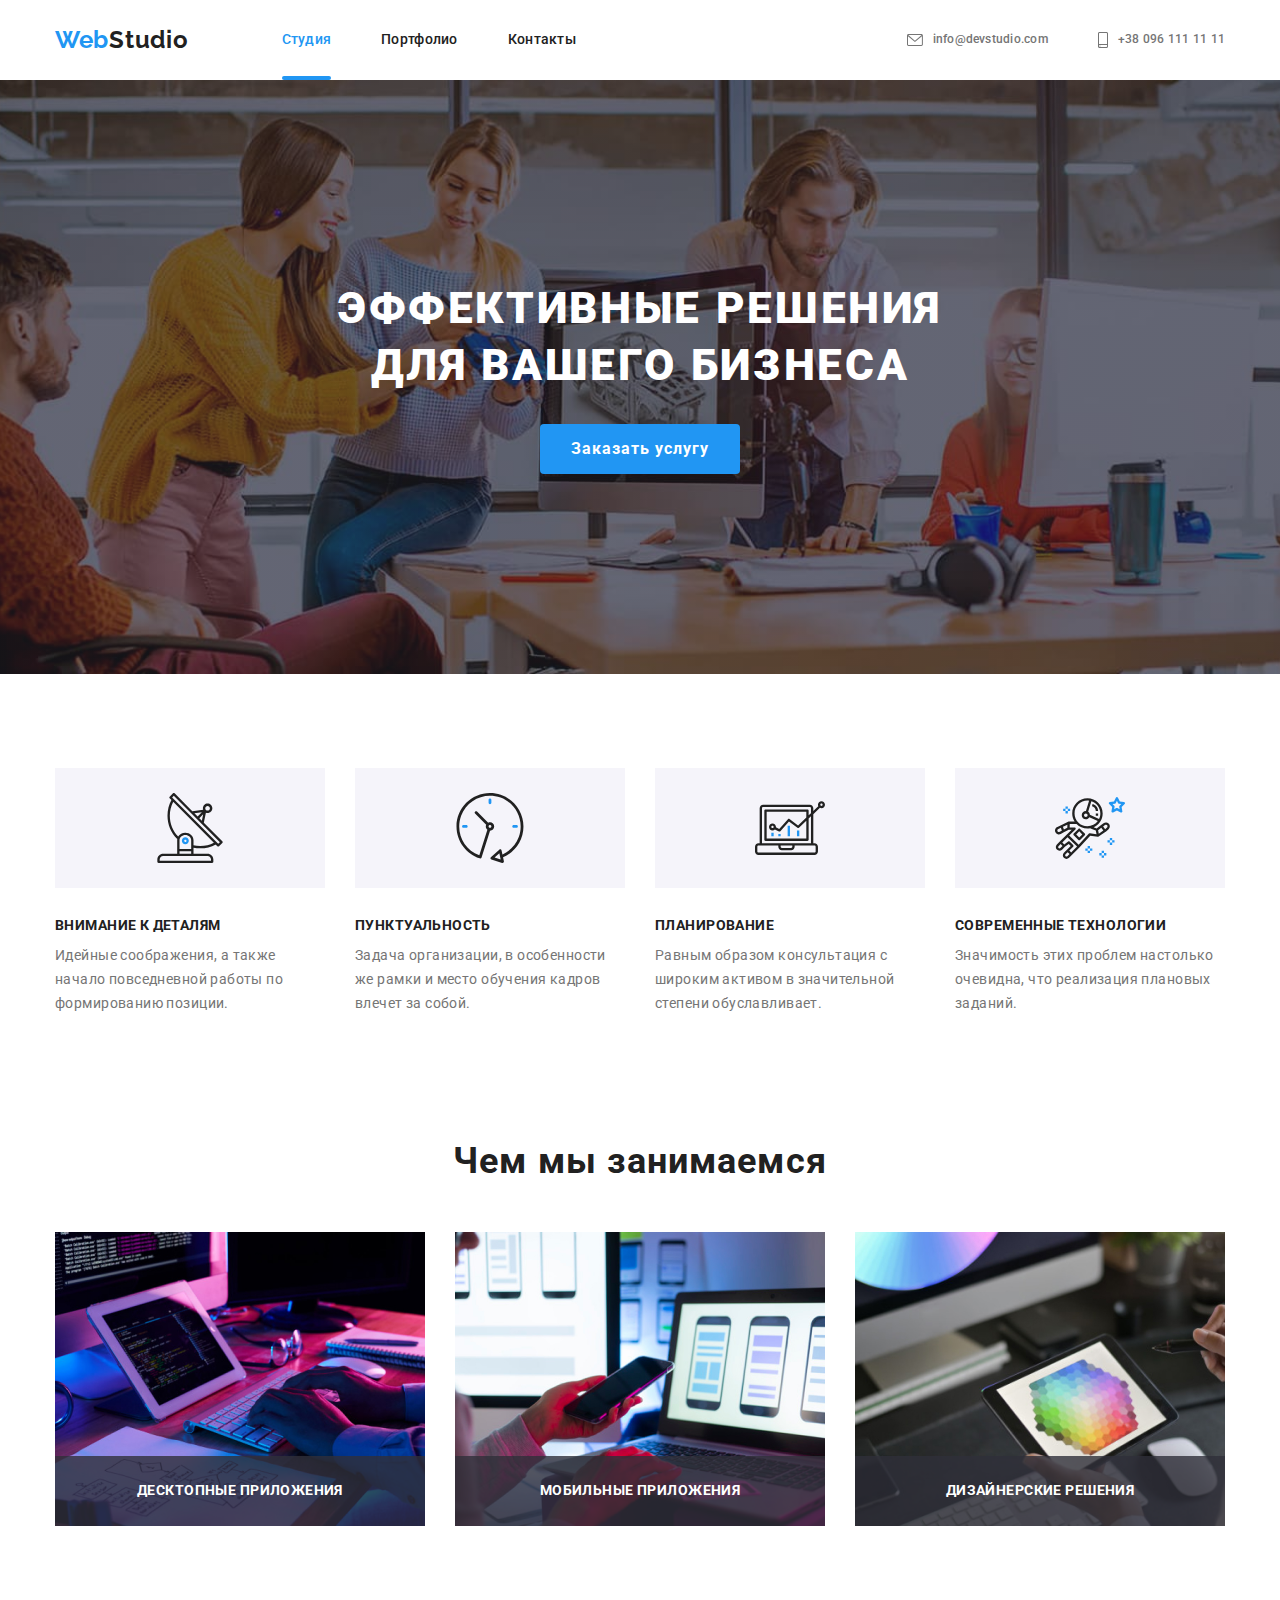
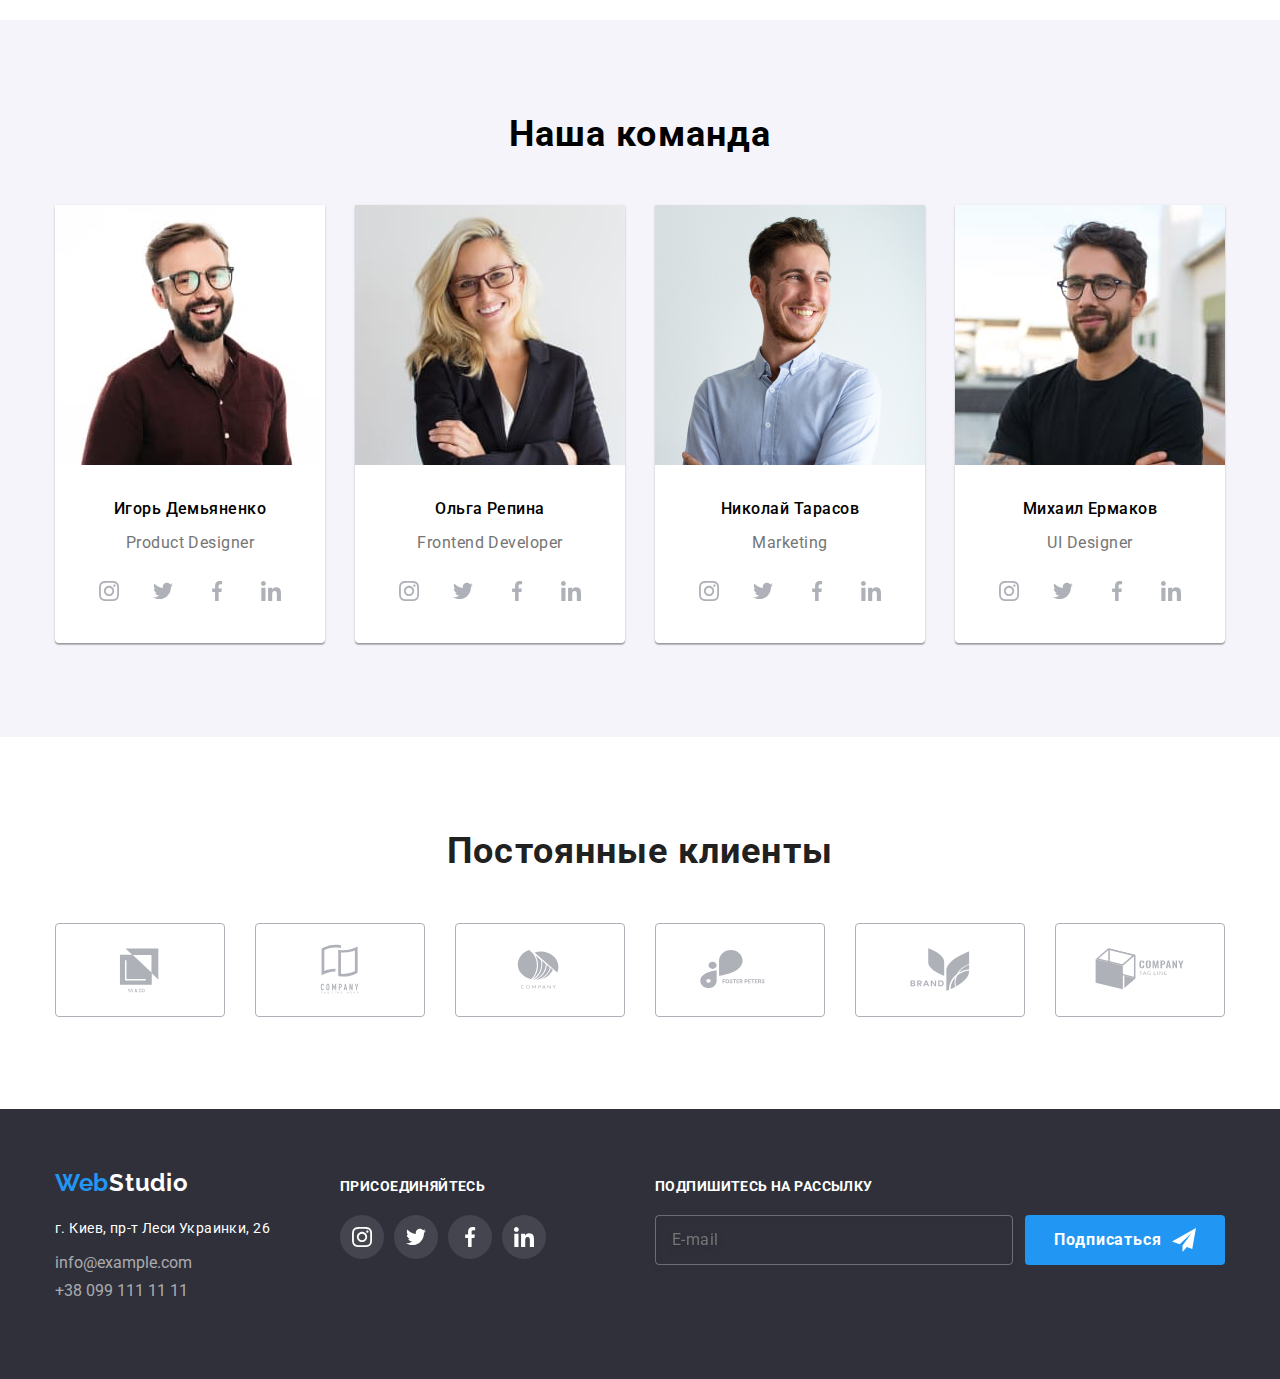
<file: index.html>
<!DOCTYPE html>
<html lang="ru">
<head>
    <meta charset="UTF-8">
    <meta http-equiv="X-UA-Compatible" content="IE=edge">
    <meta name="viewport" content="width=device-width, initial-scale=1.0">
    <title>Студия</title>
    <link rel="preconnect" href="https://fonts.googleapis.com">
    <link rel="preconnect" href="https://fonts.gstatic.com" crossorigin>
    <link href="https://fonts.googleapis.com/css2?family=Raleway:wght@700&family=Roboto:wght@400;500;700;900&display=swap"
        rel="stylesheet">
    <link rel="stylesheet" href="https://cdnjs.cloudflare.com/ajax/libs/modern-normalize/1.1.0/modern-normalize.min.css">
    <link rel="stylesheet" href="./css/main.min.css">
</head>
    <header class="header">
        <div class="container header__container">
            <a class="link logo header__logo" href="./index.html">Web<span class="header__logo--color-black">Studio</span> </a>
            <nav class="site-nav">
                <ul class="site-list list">
                    <li class="site-list__item"><a class="link site-list__link current" href="">Студия</a></li>
                    <li class="site-list__item"><a class="link site-list__link " href="./portfolio.html">Портфолио</a></li>
                    <li class="site-list__item"><a class="link site-list__link" href="">Контакты</a></li>
                </ul>
            </nav>
            <ul class="list contacts">
                <li class="contacts__item"><a class="link contacts__link" href="mailto:info@devstudio.com">
                    <svg class="contacts__icon" width="16" height="12">
                        <use href="./images/icons.svg#icon-email"></use>
                    </svg>
                    info@devstudio.com</a></li>
                <li class="contacts-item contacts-tel"><a class="link contacts__link" href="tel:+380961111111">
                    <svg class="contacts__icon" width="10" height="16">
                        <use href="./images/icons.svg#icon-phone"></use>
                    </svg>
                    +38 096 111 11 11</a></li>
            </ul>
            <button type="button" class="mob-menu__open-btn" data-menu-open>
            <svg class="" width="24" height="16">
                <use href="./images/icons.svg#icon-menu_open"></use>
            </svg>
            </button>
        </div>
        <div class="mob-menu is-hidden" data-menu>
            <div class="container">
                <div class="mob-menu__top">
            <button type="button" class="mob-menu__close-btn" data-menu-close>
                <svg class="" width="19" height="19">
                    <use href="./images/icons.svg#icon-close_btn"></use>
                </svg>
            </button>
            <ul class="mob-nav list">
                <li class="mob-nav__item"><a class="link mob-nav__link" href="">Студия</a></li>
                <li class="mob-nav__item"><a class="link mob-nav__link " href="./portfolio.html">Портфолио</a></li>
                <li class="mob-nav__item"><a class="link mob-nav__link" href="">Контакты</a></li>
            </ul>
            </div>
            <div class="mob-menu__bottom">
            <ul class="list mob-contacts">
                <li class="mob-contacts__item">
                    <a class="link mob-contacts__link mob-contacts__mail" href="mailto:info@devstudio.com">
                    info@devstudio.com</a>
                </li>
                <li class="mob-contacts__item">
                    <a class="link mob-contacts__tel" href="tel:+380961111111">
                    +38 096 111 11 11</a>
                </li>
            </ul>
            <ul class="mob-social list">
                <li class="mob-social__item">
                    <a class="mob-social__link link" href="">Instagram</a>
                </li>
                <li class="mob-social__item">
                    <a class="mob-social__link link" href="">Twitter</a>
                </li>
                <li class="mob-social__item">
                    <a class="mob-social__link link" href="">Facebook</a>
                </li>
                <li class="mob-social__item">
                    <a class="mob-social__link link" href="">LinkedIn</a>
                </li>
            </ul>
            </div>
        </div>
        </div>
    </header> 
<body>
    <main>
        <section class="hero">
            <div class="container">
                <h1 class="hero__title">ЭФФЕКТИВНЫЕ РЕШЕНИЯ ДЛЯ ВАШЕГО БИЗНЕСА</h1>
                <button class="hero__btn" type="button" data-modal-open>Заказать услугу</button>
            </div>
        </section>
        <section class="info">
            <div class="container">
                <h2 class="visually-hidden">Наши качества</h2>
                <ul class="list info__list">
                    <li class="info__item">
                        <div class="thumb">
                            <svg width="70" height="70">
                                <use href="./images/icons.svg#icon-antenna"></use>
                            </svg>
                        </div>
                        <h3 class="info__title">Внимание к деталям</h3>
                        <p class="info__after-title">Идейные соображения, а также начало повседневной работы по формированию позиции.</p>
                    </li>
                    <li class="info__item">
                        <div class="thumb">
                            <svg width="70" height="70">
                                <use href="./images/icons.svg#icon-clock"></use>
                            </svg>
                        </div>
                        <h3 class="info__title">Пунктуальность</h3>
                        <p class="info__after-title">Задача организации, в особенности же рамки и место обучения кадров влечет за собой.</p>
                    </li>
                    <li class="info__item">
                        <div class="thumb">
                            <svg width="70" height="70">
                                <use href="./images/icons.svg#icon-diagram"></use>
                            </svg>
                        </div>
                        <h3 class="info__title">Планирование</h3>
                        <p class="info__after-title">Равным образом консультация с широким активом в значительной степени обуславливает.</p>
                    </li>
                    <li class="info__item">
                        <div class="thumb">
                            <svg width="70" height="70">
                                <use href="./images/icons.svg#icon-astronaut"></use>
                            </svg>
                        </div>
                        <h3 class="info__title">Современные технологии</h3>
                        <p class="info__after-title info-last">Значимость этих проблем настолько очевидна, что реализация плановых заданий.</p>
                    </li>
                </ul>
            </div>
        </section>
        <section class="samples">
            <div class="container">
                <h2 class="samples__title">Чем мы занимаемся</h2>
                <ul class="list samples__list">
                    <li class="samples__item">
                        <div class="sample">
                            <img src="./images/samples1.jpg" alt="пишет код" width="370"/>
                            <p class="sample__text">Десктопные приложения</p>
                        </div>
                    </li>
                    <li class="samples__item">
                        <div class="sample">
                            <img src="./images/samples2.jpg" alt="стили" width="370"/>
                            <p class="sample__text">Мобильные приложения</p>
                        </div>
                    </li>
                    <li class="samples__item">
                        <div class="sample">
                            <img src="./images/samples3.jpg" alt="рисует" width="370"/>
                            <p class="sample__text">Дизайнерские решения</p>
                        </div>
                    </li>
                </ul>
            </div>
        </section>
        <section class="team">
            <div class="container">
                <h2 class="team__title">Наша команда</h2>
                <ul class="list business-card">
                    <li class="business-card__item">
                        <picture>
                            <source 
                            srcset="./images/team1-desk-1x.jpg 1x, ./images/team1-desk-2x.jpg 2x" 
                            media="(min-width: 1200px)" />
                            <source 
                            srcset="./images/team1-tab-1x.jpg 1x, ./images/team1-tab-2x.jpg 2x" 
                            media="(min-width: 768px)" />
                            <source 
                            srcset="./images/team1-tel-1x.jpg 1x, ./images/team1-tel-2x.jpg 2x"
                            media="(min-width: 480px)" />
                            <img src="./images/team1-tel-1x.jpg" alt="Игорь Демьяненко" >
                        </picture>
                        <div class="business-card__container">
                            <h3 class="business-card__title">Игорь Демьяненко</h3>
                            <p class="business-card__after-title">Product Designer</p>
                            <ul class="social list">
                                <li class="social__item">
                                    <a class="social__link" href="">
                                        <svg class="social__icon" width="20" height="20">
                                            <use href="./images/icons.svg#icon-instagram"></use>
                                        </svg>
                                    </a></li>
                                <li class="social__item">
                                    <a class="social__link" href="">
                                        <svg class="social__icon" width="20" height="20">
                                            <use href="./images/icons.svg#icon-twitter"></use>
                                        </svg>
                                    </a>
                                </li>
                                <li class="social__item">
                                    <a class="social__link" href="">
                                        <svg class="social__icon" width="20" height="20">
                                            <use href="./images/icons.svg#icon-facebook"></use>
                                        </svg>
                                    </a>
                                </li>
                                <li class="social__item">
                                    <a class="social__link" href="">
                                        <svg class="social__icon" width="20" height="20">
                                            <use href="./images/icons.svg#icon-linkedin"></use>
                                        </svg>
                                    </a>
                                </li>
                            </ul>
                        </div>
                    </li>
                    <li class="business-card__item">
                        <picture>
                            <source 
                            srcset="./images/team2-desk-1x.jpg 1x, ./images/team2-desk-2x.jpg 2x" 
                            media="(min-width: 1200px)" />
                            <source 
                            srcset="./images/team2-tab-1x.jpg 1x, ./images/team2-tab-2x.jpg 2x" 
                            media="(min-width: 768px)" />
                            <source 
                            srcset="./images/team2-tel-1x.jpg 1x, ./images/team2-tel-2x.jpg 2x" 
                            media="(min-width: 480px)" />
                            <img src="./images/team2-tel-1x.jpg" alt="Ольга Репина">
                        </picture>
                        <div class="business-card__container">
                            <h3 class="business-card__title">Ольга Репина</h3>
                            <p class="business-card__after-title">Frontend Developer</p>
                            <ul class="social list">
                                <li class="social__item">
                                    <a class="social__link" href="">
                                        <svg class="social__icon" width="20" height="20">
                                            <use href="./images/icons.svg#icon-instagram"></use>
                                        </svg>
                                    </a>
                                </li>
                                <li class="social__item">
                                    <a class="social__link" href="">
                                        <svg class="social__icon" width="20" height="20">
                                            <use href="./images/icons.svg#icon-twitter"></use>
                                        </svg>
                                    </a>
                                </li>
                                <li class="social__item">
                                    <a class="social__link" href="">
                                        <svg class="social__icon" width="20" height="20">
                                            <use href="./images/icons.svg#icon-facebook"></use>
                                        </svg>
                                    </a>
                                </li>
                                <li class="social__item">
                                    <a class="social__link" href="">
                                        <svg class="social__icon" width="20" height="20">
                                            <use href="./images/icons.svg#icon-linkedin"></use>
                                        </svg>
                                    </a>
                                </li>
                            </ul>
                        </div>
                    </li>
                    <li class="business-card__item">
                        <picture>
                            <source 
                            srcset="./images/team3-desk-1x.jpg 1x, ./images/team3-desk-2x.jpg 2x" 
                            media="(min-width: 1200px)" />
                            <source 
                            srcset="./images/team3-tab-1x.jpg 1x, ./images/team3-tab-2x.jpg 2x" 
                            media="(min-width: 768px)" />
                            <source 
                            srcset="./images/team3-tel-1x.jpg 1x, ./images/team3-tel-2x.jpg 2x" 
                            media="(min-width: 480px)" />
                            <img src="./images/team3-tel-1x.jpg" alt="Николай Тарасов">
                        </picture>
                        <div class="business-card__container">
                            <h3 class="business-card__title">Николай Тарасов</h3>
                            <p class="business-card__after-title">Marketing</p>
                            <ul class="social list">
                                <li class="social__item">
                                    <a class="social__link" href="">
                                        <svg class="social__icon" width="20" height="20">
                                            <use href="./images/icons.svg#icon-instagram"></use>
                                        </svg>
                                    </a>
                                </li>
                                <li class="social__item">
                                    <a class="social__link" href="">
                                        <svg class="social__icon" width="20" height="20">
                                            <use href="./images/icons.svg#icon-twitter"></use>
                                        </svg>
                                    </a>
                                </li>
                                <li class="social__item">
                                    <a class="social__link" href="">
                                        <svg class="social__icon" width="20" height="20">
                                            <use href="./images/icons.svg#icon-facebook"></use>
                                        </svg>
                                    </a>
                                </li>
                                <li class="social__item">
                                    <a class="social__link" href="">
                                        <svg class="social__icon" width="20" height="20">
                                            <use href="./images/icons.svg#icon-linkedin"></use>
                                        </svg>
                                    </a>
                                </li>
                            </ul>
                        </div>
                    </li>
                    <li class="business-card__item">
                        <picture>
                            <source 
                            srcset="./images/team4-desk-1x.jpg 1x, ./images/team4-desk-2x.jpg 2x" 
                            media="(min-width: 1200px)" />
                            <source 
                            srcset="./images/team4-tab-1x.jpg 1x, ./images/team4-tab-2x.jpg 2x" 
                            media="(min-width: 768px)" />
                            <source 
                            srcset="./images/team4-tel-1x.jpg 1x, ./images/team4-tel-2x.jpg 2x" 
                            media="(min-width: 480px)" />
                            <img src="./images/team4-tel-1x.jpg" alt="Михаил Ермаков">
                        </picture>
                        <div class="business-card__container">
                            <h3 class="business-card__title">Михаил Ермаков</h3>
                            <p class="business-card__after-title">UI Designer</p>
                            <ul class="social list">
                                <li class="social__item">
                                    <a class="social__link" href="">
                                        <svg class="social__icon" width="20" height="20">
                                            <use href="./images/icons.svg#icon-instagram"></use>
                                        </svg>
                                    </a>
                                </li>
                                <li class="social__item">
                                    <a class="social__link" href="">
                                        <svg class="social__icon" width="20" height="20">
                                            <use href="./images/icons.svg#icon-twitter"></use>
                                        </svg>
                                    </a>
                                </li>
                                <li class="social__item">
                                    <a class="social__link" href="">
                                        <svg class="social__icon" width="20" height="20">
                                            <use href="./images/icons.svg#icon-facebook"></use>
                                        </svg>
                                    </a>
                                </li>
                                <li class="social__item">
                                    <a class="social__link" href="">
                                        <svg class="social__icon" width="20" height="20">
                                            <use href="./images/icons.svg#icon-linkedin"></use>
                                        </svg>
                                    </a>
                                </li>
                            </ul>
                        </div>
                    </li>
                </ul>
            </div>
        </section>
        <section class="client">
            <div class="container">
            <h2 class="client__title">Постоянные клиенты</h2>
            <ul class="client__list list">
                <li class="client__item">
                    <a class="client__link" href="">
                        <svg class="client__icon" width="100" height="60">
                            <use href="./images/icons.svg#icon-client-one"></use>
                        </svg>
                    </a>
                </li>
                <li class="client__item">
                    <a class="client__link" href="">
                        <svg class="client__icon" width="100" height="60">
                            <use href="./images/icons.svg#icon-client-two"></use>
                        </svg>
                    </a>
                </li>
                <li class="client__item">
                    <a class="client__link" href="">
                        <svg class="client__icon" width="100" height="60">
                            <use href="./images/icons.svg#icon-client-three"></use>
                        </svg>
                    </a>
                </li>
                <li class="client__item">
                    <a class="client__link" href="">
                        <svg class="client__icon" width="100" height="60">
                            <use href="./images/icons.svg#icon-client-four"></use>
                        </svg>
                    </a>
                </li>
                <li class="client__item">
                    <a class="client__link" href="">
                        <svg class="client__icon" width="100" height="60">
                            <use href="./images/icons.svg#icon-client-five"></use>
                        </svg>
                    </a>
                </li>
                <li class="client__item">
                    <a class="client__link" href="">
                        <svg class="client__icon" width="100" height="60">
                            <use href="./images/icons.svg#icon-client-six"></use>
                        </svg>
                    </a>
                </li>
            </ul>
            </div>
        </section>
    </main>
    <footer class="footer">
        <div class="container footer-container">
        <div class="footer-box">
        <div class="footer-contacts">
            <a class="link logo footer__logo" href="./index.html">Web<span class="footer__logo--color-white">Studio</span> </a>
            <address>
                <p class="footer-contacts__address">г. Киев, пр-т Леси Украинки, 26</p>
                <ul class="list footer-contacts__list">
                    <li class="footer-contacts__item">
                        <a class="link footer-contacts__mail" href="mailto:info@devstudio.com">info@example.com</a>
                    </li>
                    <li class="footer-contacts__item">
                        <a class="link footer-contacts__tel" href="tel:+380961111111">+38 099 111 11 11</a>
                    </li>
                </ul>
            </address>
        </div>
        <div class="footer-social">
            <p class="footer-social__title">ПРИСОЕДИНЯЙТЕСЬ</p>
        <ul class="footer-social__list list">
            <li class="footer-social__item">
                <a class="footer-social__link" href="">
                    <svg class="footer-social__icon" width="20" height="20">
                        <use href="./images/icons.svg#icon-instagram"></use>
                    </svg>
                </a>
            </li>
            <li class="footer-social__item">
                <a class="footer-social__link" href="">
                    <svg class="footer-social__icon" width="20" height="20">
                        <use href="./images/icons.svg#icon-twitter"></use>
                    </svg>
                </a>
            </li>
            <li class="footer-social__item">
                <a class="footer-social__link" href="">
                    <svg class="footer-social__icon" width="20" height="20">
                        <use href="./images/icons.svg#icon-facebook"></use>
                    </svg>
                </a>
            </li>
            <li class="footer-social__item">
                <a class="footer-social__link" href="">
                    <svg class="footer-social__icon" width="20" height="20">
                        <use href="./images/icons.svg#icon-linkedin"></use>
                    </svg>
                </a>
            </li>
        </ul>
        </div>
        </div>
        <div class="subscribe">
            <p class="subscribe__title">Подпишитесь на рассылку</p>
            <form class="subscribe__form" action="#">
                <input class="subscribe__input" type="email" name="email" id="" placeholder="E-mail">
                <button class="subscribe__btn" type="submit">Подписаться
                    <svg class="subscribe__icon" width="24" height="24">
                        <use href="./images/icons.svg#icon-icon-send"></use>
                    </svg>
                </button>
            </form>
        </div>
    </div>
    </footer>
    <div class="backdrop is-hidden" data-modal>
        <div class="modal">
            <p class="modal__form">Оставьте свои данные, мы вам перезвоним</p>
            <button type="button" class="button modal__btn" data-modal-close>
                <svg class="modal__icon" width="18" height="18">
                    <use href="./images/icons.svg#icon-close"></use>
                </svg>
            </button>
            <form class="form" action="#">
                <div class="form__box">
                    <label class="form__label" for="name">Имя</label>
                    <div class="form__fild">
                        <input class="form__input" type="name" name="name" id="name">
                        <svg class="form__icon" width="18" height="18">
                            <use href="./images/icons.svg#icon-person"></use>
                        </svg>
                    </div>
                </div>
                <div class="form__box">
                    <label class="form__label" for="tel">Телефон</label>
                    <div class="form__fild">
                        <input class="form__input" type="tel" name="tel" id="tel">
                        <svg class="form__icon" width="18" height="18">
                            <use href="./images/icons.svg#icon-phone-form"></use>
                        </svg>
                    </div>
                </div>
                <div class="form__box">
                    <label class="form__label" for="mail">Почта</label>
                    <div class="form__fild">
                        <input class="form__input" type="email" name="email" id="mail">
                        <svg class="form__icon" width="18" height="18">
                            <use href="./images/icons.svg#icon-email-form"></use>
                        </svg>
                    </div>
                </div>
                <div class="form__box">
                    <label class="form__label" for="coment">Комментарий</label>
                    <textarea class="form__textarea" rows="10" type="text" name="coment" id="coment" placeholder="Введите текст"></textarea>
                </div>
                <div class="checkbox">
                    <input class="checkbox__input visually-hidden" type="checkbox" id="ok"></input>
                    <label class="checkbox__text" for="ok"> 
                        <span class="checkbox__span">
                            <svg width="16" height="15">
                                <use href="./images/icons.svg#icon-check-in"></use>
                            </svg>
                        </span>
                        Соглашаюсь с рассылкой и принимаю&#160;<a class="checkbox__link" href=""> Условия договора</a>
                    </label>
                </div>
                <div class="form-btn-box">
                    <button class="form__button" type="submit" >Отправить</button>
                </div>
            </form>
        </div>
    </div>
    <script src="./js/modal.js"></script>
    <script src="./js/mobile-menu.js"></script>
</body>
</html>
</file>
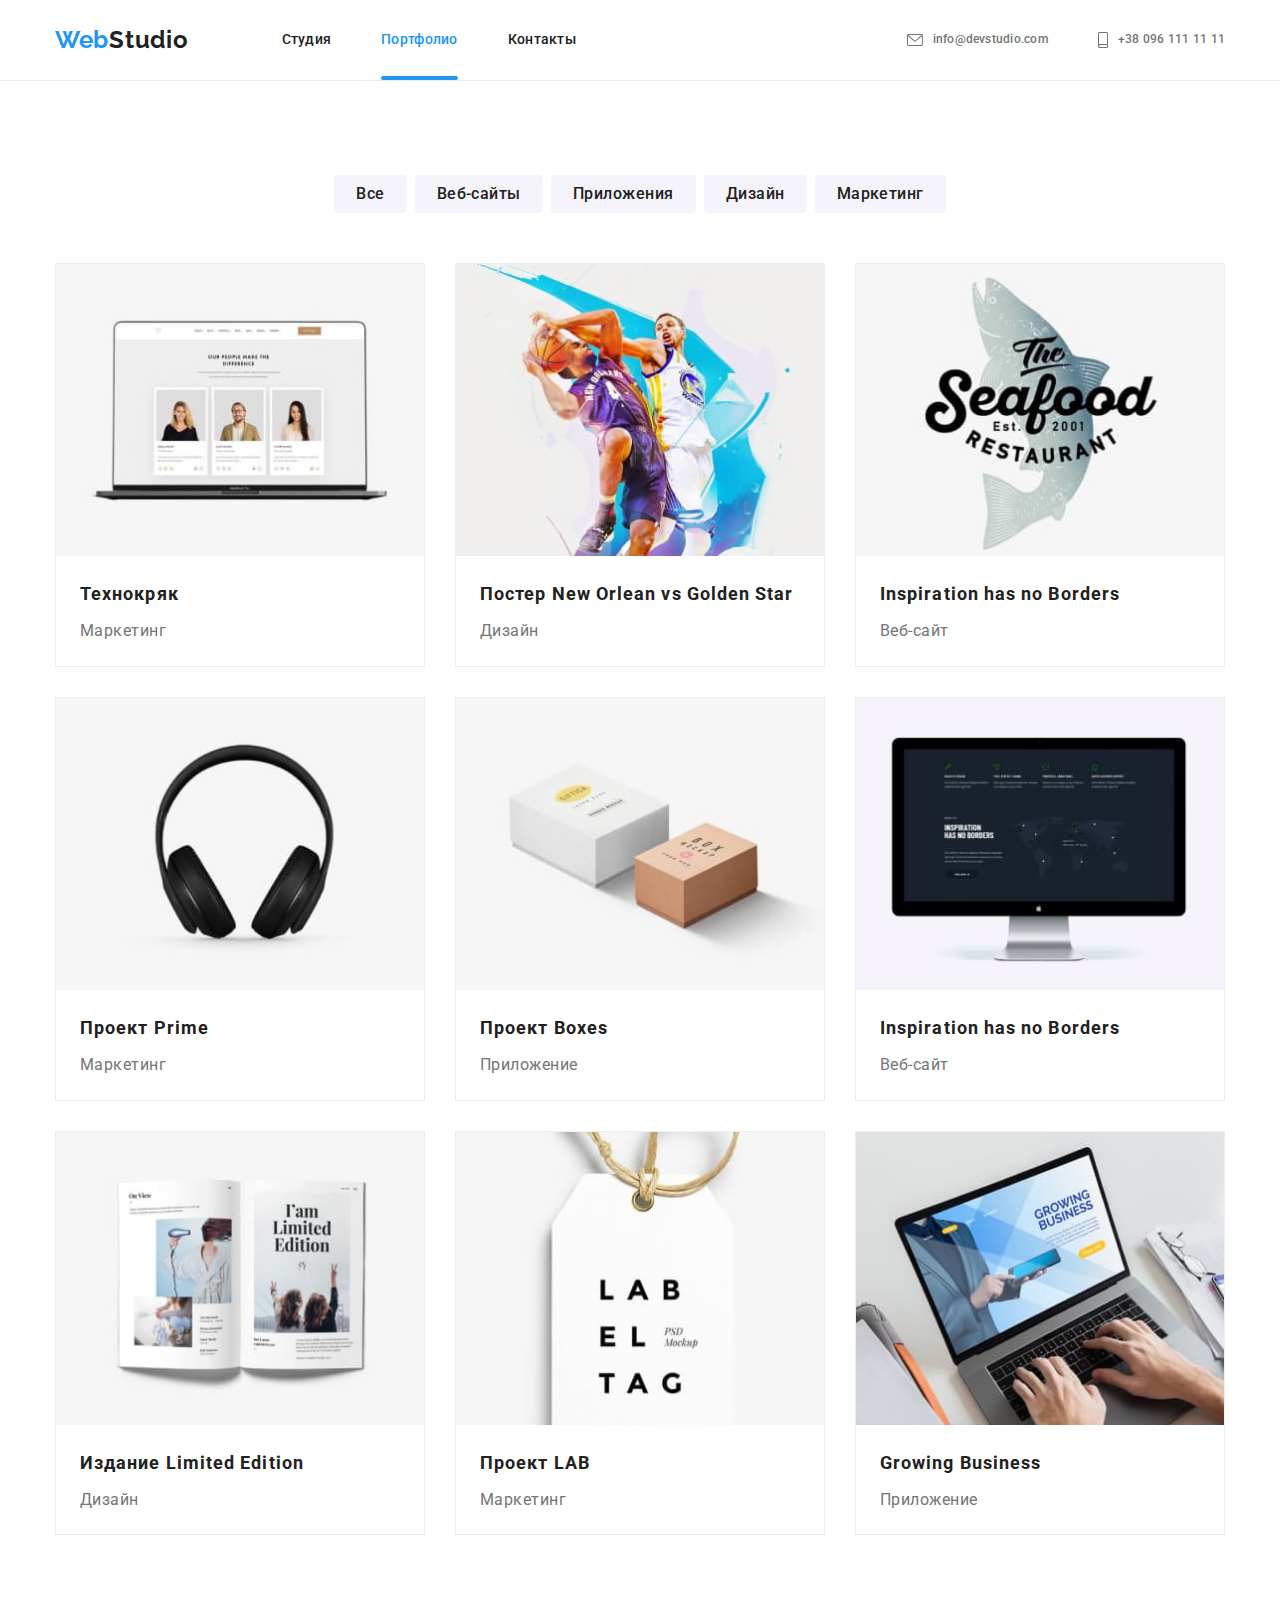
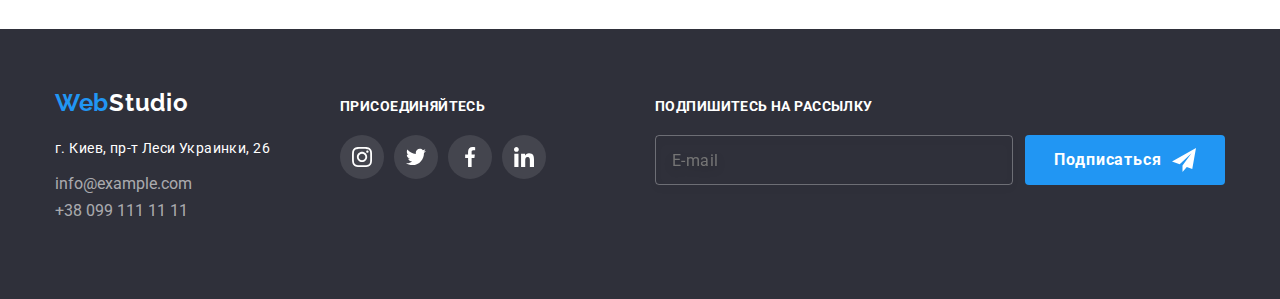
<file: portfolio.html>
<!DOCTYPE html>
<html lang="ru">
<head>
    <meta charset="UTF-8">
    <meta http-equiv="X-UA-Compatible" content="IE=edge">
    <meta name="viewport" content="width=device-width, initial-scale=1.0">
    <title>Портфолио</title>
    <link rel="preconnect" href="https://fonts.googleapis.com">
    <link rel="preconnect" href="https://fonts.gstatic.com" crossorigin>
    <link
        href="https://fonts.googleapis.com/css2?family=Raleway:wght@700&family=Roboto:wght@400;500;700;900&display=swap"
        rel="stylesheet">
    <link rel="stylesheet" href="https://cdnjs.cloudflare.com/ajax/libs/modern-normalize/1.1.0/modern-normalize.min.css">
    <link rel="stylesheet" href="./css/portfolio.min.css">
</head>
    <header class="header">
        <div class="container header__container">
            <a class="link logo header__logo" href="./index.html">Web<span class="header__logo--color-black">Studio</span>
            </a>
            <nav class="site-nav">
                <ul class="site-list list">
                    <li class="site-list__item"><a class="link site-list__link" href="./index.html">Студия</a></li>
                    <li class="site-list__item"><a class="link site-list__link current" href="">Портфолио</a></li>
                    <li class="site-list__item"><a class="link site-list__link" href="">Контакты</a></li>
                </ul>
            </nav>
            <ul class="list contacts">
                <li class="contacts__item"><a class="link contacts__link" href="mailto:info@devstudio.com">
                        <svg class="contacts__icon" width="16" height="12">
                            <use href="./images/icons.svg#icon-email"></use>
                        </svg>
                        info@devstudio.com</a></li>
                <li class="contacts-item contacts-tel"><a class="link contacts__link" href="tel:+380961111111">
                        <svg class="contacts__icon" width="10" height="16">
                            <use href="./images/icons.svg#icon-phone"></use>
                        </svg>
                        +38 096 111 11 11</a></li>
            </ul>
            <button type="button" class="mob-menu__open-btn" data-menu-open>
                <svg class="" width="24" height="16">
                    <use href="./images/icons.svg#icon-menu_open"></use>
                </svg>
            </button>
        </div>
        <div class="mob-menu is-hidden" data-menu>
            <div class="container">
                <div class="mob-menu__top">
                    <button type="button" class="mob-menu__close-btn" data-menu-close>
                        <svg class="" width="19" height="19">
                            <use href="./images/icons.svg#icon-close_btn"></use>
                        </svg>
                    </button>
                    <ul class="mob-nav list">
                        <li class="mob-nav__item"><a class="link mob-nav__link" href="./index.html">Студия</a></li>
                        <li class="mob-nav__item"><a class="link mob-nav__link " href="">Портфолио</a></li>
                        <li class="mob-nav__item"><a class="link mob-nav__link" href="">Контакты</a></li>
                    </ul>
                </div>
                <div class="mob-menu__bottom">
                    <ul class="list mob-contacts">
                        <li class="mob-contacts__item">
                            <a class="link mob-contacts__link mob-contacts__mail" href="mailto:info@devstudio.com">
                                info@devstudio.com</a>
                        </li>
                        <li class="mob-contacts__item">
                            <a class="link mob-contacts__tel" href="tel:+380961111111">
                                +38 096 111 11 11</a>
                        </li>
                    </ul>
                    <ul class="mob-social list">
                        <li class="mob-social__item">
                            <a class="mob-social__link link" href="">Instagram</a>
                        </li>
                        <li class="mob-social__item">
                            <a class="mob-social__link link" href="">Twitter</a>
                        </li>
                        <li class="mob-social__item">
                            <a class="mob-social__link link" href="">Facebook</a>
                        </li>
                        <li class="mob-social__item">
                            <a class="mob-social__link link" href="">LinkedIn</a>
                        </li>
                    </ul>
                </div>
            </div>
        </div>
    </header>
<body>
    <main>
        <section class="cards">
            <div class="container">
                <div class="filter">
                    <ul class="list filter__list">
                        <li class="filter__item"><button class="filter__btn" type="button">Все</button></li>
                        <li class="filter__item"><button class="filter__btn" type="button">Веб-сайты</button></li>
                        <li class="filter__item"><button class="filter__btn" type="button">Приложения</button></li>
                        <li class="filter__item"><button class="filter__btn" type="button">Дизайн</button></li>
                        <li class="filter__item"><button class="filter__btn" type="button">Маркетинг</button></li>
                    </ul>
                </div>
                <div class="cardset">
                    <ul class="list cardset__list">
                        <li class="cardset__item">
                            <div class="cardset__container">
                                <picture>
                                    <source 
                                    srcset="./images/card1-desk-1x.jpg 1x, ./images/card1-desk-2x.jpg 2x" 
                                    media="(min-width: 1200px)" />
                                    <source 
                                    srcset="./images/card1-tab-1x.jpg 1x, ./images/card1-tab-2x.jpg 2x" 
                                    media="(min-width: 768px)" />
                                    <source 
                                    srcset="./images/card1-tel-1x.jpg 1x, ./images/card1-tel-2x.jpg 2x" 
                                    media="(min-width: 480px)" />
                                    <img src="./images/card1-tel-1x.jpg" alt="технокряк">
                                </picture>
                                <p class="cardset__text">Технокряк это современная площадка распространения коронавируса. Компании используют эту платформу для цифрового
                                шпионажа и атак на защищённые сервера конкурентов.</p>
                            </div>
                            <div class="cardset__box">
                                <h2 class="cardset__title">Технокряк</h2>
                                <p class="cardset__after-title">Маркетинг</p>
                            </div>
                        </li>
                        <li class="cardset__item">
                            <picture>
                                <source 
                                srcset="./images/card2-desk-1x.jpg 1x, ./images/card2-desk-2x.jpg 2x" 
                                media="(min-width: 1200px)" />
                                <source 
                                srcset="./images/card2-tab-1x.jpg 1x, ./images/card2-tab-2x.jpg 2x" 
                                media="(min-width: 768px)" />
                                <source 
                                srcset="./images/card2-tel-1x.jpg 1x, ./images/card2-tel-2x.jpg 2x" 
                                media="(min-width: 480px)" />
                                <img src="./images/card2-tel-1x.jpg" alt="постер">
                            </picture>
                            <div class="cardset__box">
                                <h2 class="cardset__title">Постер New Orlean vs Golden Star</h2>
                                <p class="cardset__after-title">Дизайн</p>
                            </div>
                        </li>
                        <li class="cardset__item">
                            <picture>
                                <source 
                                srcset="./images/card3-desk-1x.jpg 1x, ./images/card3-desk-2x.jpg 2x" 
                                media="(min-width: 1200px)" />
                                <source 
                                srcset="./images/card3-tab-1x.jpg 1x, ./images/card3-tab-2x.jpg 2x" 
                                media="(min-width: 768px)" />
                                <source 
                                srcset="./images/card3-tel-1x.jpg 1x, ./images/card3-tel-2x.jpg 2x" 
                                media="(min-width: 480px)" />
                                <img src="./images/card3-tel-1x.jpg" alt="ресторан">
                            </picture>
                            <div class="cardset__box">
                                <h2 class="cardset__title">Inspiration has no Borders</h2>
                                <p class="cardset__after-title">Веб-сайт</p>
                            </div>
                        </li>
                        <li class="cardset__item">
                            <picture>
                                <source 
                                srcset="./images/card4-desk-1x.jpg 1x, ./images/card4-desk-2x.jpg 2x" 
                                media="(min-width: 1200px)" />
                                <source 
                                srcset="./images/card4-tab-1x.jpg 1x, ./images/card4-tab-2x.jpg 2x" 
                                media="(min-width: 768px)" />
                                <source 
                                srcset="./images/card4-tel-1x.jpg 1x, ./images/card4-tel-2x.jpg 2x" 
                                media="(min-width: 480px)" />
                                <img src="./images/card4-tel-1x.jpg" alt="проект">
                            </picture>
                            <div class="cardset__box">
                                <h2  class="cardset__title">Проект Prime</h2>
                                <p class="cardset__after-title">Маркетинг</p>
                            </div>
                        </li>
                        <li class="cardset__item">
                            <picture>
                                <source 
                                srcset="./images/card5-desk-1x.jpg 1x, ./images/card5-desk-2x.jpg 2x" 
                                media="(min-width: 1200px)" />
                                <source 
                                srcset="./images/card5-tab-1x.jpg 1x, ./images/card5-tab-2x.jpg 2x" 
                                media="(min-width: 768px)" />
                                <source 
                                srcset="./images/card5-tel-1x.jpg 1x, ./images/card5-tel-2x.jpg 2x" 
                                media="(min-width: 480px)" />
                                <img src="./images/card5-tel-1x.jpg" alt="проект">
                            </picture>
                            <div class="cardset__box">
                                <h2 class="cardset__title">Проект Boxes</h2>
                                <p class="cardset__after-title">Приложение</p>
                            </div>
                        </li>
                        <li class="cardset__item">
                            <picture>
                                <source 
                                srcset="./images/card6-desk-1x.jpg 1x, ./images/card6-desk-2x.jpg 2x" 
                                media="(min-width: 1200px)" />
                                <source 
                                srcset="./images/card6-tab-1x.jpg 1x, ./images/card6-tab-2x.jpg 2x" 
                                media="(min-width: 768px)" />
                                <source 
                                srcset="./images/card6-tel-1x.jpg 1x, ./images/card6-tel-2x.jpg 2x" 
                                media="(min-width: 480px)" />
                                <img src="./images/card6-tel-1x.jpg" alt="веб-сайт">
                            </picture>
                            <div class="cardset__box">
                                <h2 class="cardset__title">Inspiration has no Borders</h2>
                                <p class="cardset__after-title">Веб-сайт</p>
                            </div>
                        </li>
                        <li class="cardset__item">
                            <picture>
                                <source 
                                srcset="./images/card7-desk-1x.jpg 1x, ./images/card7-desk-2x.jpg 2x" 
                                media="(min-width: 1200px)" />
                                <source 
                                srcset="./images/card7-tab-1x.jpg 1x, ./images/card7-tab-2x.jpg 2x" 
                                media="(min-width: 768px)" />
                                <source 
                                srcset="./images/card7-tel-1x.jpg 1x, ./images/card7-tel-2x.jpg 2x" 
                                media="(min-width: 480px)" />
                                <img src="./images/card7-tel-1x.jpg" alt="издание">
                            </picture>
                            <div class="cardset__box">
                                <h2 class="cardset__title">Издание Limited Edition</h2>
                                <p class="cardset__after-title">Дизайн</p>
                            </div>
                        </li>
                        <li class="cardset__item">
                            <picture>
                                <source 
                                srcset="./images/card8-desk-1x.jpg 1x, ./images/card8-desk-2x.jpg 2x" 
                                media="(min-width: 1200px)" />
                                <source 
                                srcset="./images/card8-tab-1x.jpg 1x, ./images/card8-tab-2x.jpg 2x" 
                                media="(min-width: 768px)" />
                                <source 
                                srcset="./images/card8-tel-1x.jpg 1x, ./images/card8-tel-2x.jpg 2x" 
                                media="(min-width: 480px)" />
                                <img src="./images/card8-tel-1x.jpg" alt="проект">
                            </picture>
                            <div class="cardset__box">
                                <h2 class="cardset__title">Проект LAB</h2>
                                <p class="cardset__after-title">Маркетинг</p>
                            </div>
                        </li>
                        <li class="cardset__item">
                            <picture>
                                <source 
                                srcset="./images/card9-desk-1x.jpg 1x, ./images/card9-desk-2x.jpg 2x" 
                                media="(min-width: 1200px)" />
                                <source 
                                srcset="./images/card9-tab-1x.jpg 1x, ./images/card9-tab-2x.jpg 2x" 
                                media="(min-width: 768px)" />
                                <source 
                                srcset="./images/card9-tel-1x.jpg 1x, ./images/card9-tel-2x.jpg 2x" 
                                media="(min-width: 480px)" />
                                <img src="./images/card9-tel-1x.jpg" alt="приложение">
                            </picture>
                            <div class="cardset__box">
                                <h2 class="cardset__title">Growing Business</h2>
                                <p class="cardset__after-title">Приложение</p>
                            </div>
                        </li>
                    </ul>
                </div>
            </div>
        </section>
    </main>
    <footer class="footer">
        <div class="container footer-container">
            <div class="footer-box">
                <div class="footer-contacts">
                    <a class="link logo footer__logo" href="./index.html">Web<span
                            class="footer__logo--color-white">Studio</span> </a>
                    <address>
                        <p class="footer-contacts__address">г. Киев, пр-т Леси Украинки, 26</p>
                        <ul class="list footer-contacts__list">
                            <li class="footer-contacts__item">
                                <a class="link footer-contacts__mail" href="mailto:info@devstudio.com">info@example.com</a>
                            </li>
                            <li class="footer-contacts__item">
                                <a class="link footer-contacts__tel" href="tel:+380961111111">+38 099 111 11 11</a>
                            </li>
                        </ul>
                    </address>
                </div>
                <div class="footer-social">
                    <p class="footer-social__title">ПРИСОЕДИНЯЙТЕСЬ</p>
                    <ul class="footer-social__list list">
                        <li class="footer-social__item">
                            <a class="footer-social__link" href="">
                                <svg class="footer-social__icon" width="20" height="20">
                                    <use href="./images/icons.svg#icon-instagram"></use>
                                </svg>
                            </a>
                        </li>
                        <li class="footer-social__item">
                            <a class="footer-social__link" href="">
                                <svg class="footer-social__icon" width="20" height="20">
                                    <use href="./images/icons.svg#icon-twitter"></use>
                                </svg>
                            </a>
                        </li>
                        <li class="footer-social__item">
                            <a class="footer-social__link" href="">
                                <svg class="footer-social__icon" width="20" height="20">
                                    <use href="./images/icons.svg#icon-facebook"></use>
                                </svg>
                            </a>
                        </li>
                        <li class="footer-social__item">
                            <a class="footer-social__link" href="">
                                <svg class="footer-social__icon" width="20" height="20">
                                    <use href="./images/icons.svg#icon-linkedin"></use>
                                </svg>
                            </a>
                        </li>
                    </ul>
                </div>
            </div>
            <div class="subscribe">
                <p class="subscribe__title">Подпишитесь на рассылку</p>
                <form class="subscribe__form" action="#">
                    <input class="subscribe__input" type="email" name="email" id="" placeholder="E-mail">
                    <button class="subscribe__btn" type="submit">Подписаться
                        <svg class="subscribe__icon" width="24" height="24">
                            <use href="./images/icons.svg#icon-icon-send"></use>
                        </svg>
                    </button>
                </form>
            </div>
        </div>
    </footer>
    <script src="./js/mobile-menu.js"></script>
</body>
</html>
</file>
<file: css/main.min.css>
:root{--main-text-color: #212121;--second-text-color: #757575;--color-active: #2196f3;--footer-color: #2f303a;--color-section: #f5f4fa;--color-btn: #ffffff;--timing-function: cubic-bezier(0.4, 0, 0.2, 1)}h1,h2,h3,h4,h5,h6,p{margin:0}ul{margin:0;padding-left:0}img{display:block;width:100%;max-width:100%;height:auto}body{font-family:roboto, sans-serif}.list{list-style:none}.link{text-decoration:none}.visually-hidden{position:absolute;width:1px;height:1px;margin:-1px;padding:0;overflow:hidden;border:0;clip:rect(0 0 0 0)}.container{width:100%;padding-left:15px;padding-right:15px;margin:0 auto}@media screen and (min-width: 480px){.container{width:480px}}@media screen and (min-width: 768px){.container{width:768px}}@media screen and (min-width: 1200px){.container{width:1200px}}.logo{font-family:Raleway, sans-serif;font-weight:700;font-size:26px;line-height:1.2;letter-spacing:0.03em;color:var(--color-active)}@media screen and (min-width: 768px){.logo{font-size:24px;line-height:1.16}}.header__logo{margin-right:93px}.header__logo--color-black{color:var(--main-text-color)}.footer__logo--color-white{color:var(--color-btn)}.footer__logo{margin-bottom:20px;display:flex;justify-content:center;align-items:center}@media screen and (min-width: 1200px){.footer__logo{justify-content:flex-start}}.social{display:flex;justify-content:center}.social .social__item+.social__item{margin-left:10px}.social__link{width:44px;height:44px;background-color:var(--color-btn);display:flex;justify-content:center;align-items:center;border-radius:50%;color:#afb1b8;transition-duration:250ms;transition-property:var(--timing-function)}.social__link:hover,.social__link:focus{background-color:var(--color-active);color:var(--color-btn)}.social__icon{fill:currentColor}.social__icon:hover,.social__icon:focus{fill:var(--color-btn)}.backdrop{position:fixed;top:0;background:rgba(0,0,0,0.2);width:100vw;height:100vh}.is-hidden{opacity:0;pointer-events:none;visibility:hidden}.modal{width:90vw;min-height:90vw;background:var(--color-btn);box-shadow:0px 1px 3px rgba(0,0,0,0.12),0px 1px 1px rgba(0,0,0,0.14),0px 2px 1px rgba(0,0,0,0.2);border-radius:4px;position:relative;top:50%;left:50%;transform:translate(-50%, -50%);transition-duration:250ms;transition-property:var(--timing-function);padding:40px 40px}@media screen and (min-width: 480px){.modal{width:450px;min-height:609px}}@media screen and (min-width: 1200px){.modal{width:528px;min-height:581px}}.modal__form{font-weight:700;font-size:20px;line-height:1.15;text-align:center;letter-spacing:0.03em;color:var(--main-text-color);margin-bottom:12px}.modal__btn{display:flex;align-items:center;justify-content:center;padding:6px 6px;border-radius:50%;background-color:transparent;border:1px solid rgba(0,0,0,0.1);position:absolute;top:14px;right:14px;cursor:pointer;transition-duration:250ms;transition-property:var(--timing-function);color:var(--footer-color)}.modal__btn:hover,.modal__btn:focus{color:var(--color-active)}.modal__icon{fill:currentColor}.form__box{display:flex;flex-direction:column}.form .form__box+.form__box{margin-top:10px}.form{margin:-15px}.form__label{font-weight:400;font-size:12px;line-height:1.16;letter-spacing:0.01em;color:var(--second-text-color);margin-bottom:4px}.form__input{border:1px solid rgba(33,33,33,0.2);box-sizing:border-box;border-radius:4px;width:100%;height:40px;padding-left:40px;transition-duration:250ms;transition-property:var(--timing-function);cursor:pointer;outline:none}.form__input:hover,.form__input:focus{border-color:var(--color-active)}.form__input:hover ~ .form__icon,.form__input:focus ~ .form__icon{color:var(--color-active)}.form__icon{position:absolute;top:50%;transform:translateY(-50%);left:12px;fill:currentColor;transition-duration:250ms;transition-property:var(--timing-function)}.form__fild{position:relative;top:50%;color:var(--main-text-color)}.form__textarea{border:1px solid rgba(33,33,33,0.2);box-sizing:border-box;border-radius:4px;padding:12px 16px;font-weight:400;font-size:14px;line-height:1.14;letter-spacing:0.01em;color:rgba(117,117,117,0.5);align-items:flex-start;resize:none;width:100%;height:120px;transition-duration:250ms;transition-property:var(--timing-function);cursor:pointer;outline:none;transition-duration:250ms;transition-property:var(--timing-function)}.form__textarea:hover,.form__textarea:focus,.form__textarea:active{border-color:var(--color-active)}.form-btn-box{display:flex;justify-content:center;align-items:center}.form__button{font-weight:700;font-size:16px;line-height:1.87;letter-spacing:0.06em;color:var(--color-btn);border:none;width:200px;height:50px;background-color:var(--color-active);border-radius:4px;transition-duration:250ms;transition-property:var(--timing-function);cursor:pointer}.form__button:focus,.form__button:hover{background:#188ce8;box-shadow:0px 4px 4px rgba(0,0,0,0.15)}.checkbox{display:flex;align-items:center;justify-content:center;margin-top:20px;margin-bottom:30px}.checkbox__input{width:16px;height:15px;margin-right:7px}.checkbox__text{font-weight:400;font-size:12px;line-height:1.16;letter-spacing:0.03em;color:var(--second-text-color);display:flex;justify-content:center;align-items:center;transition-duration:250ms;transition-property:var(--timing-function)}@media screen and (min-width: 1200px){.checkbox__text{font-size:14px;line-height:1.71}}.checkbox__text .checkbox__span{width:16px;height:15px;border:2px solid #000000;border-radius:2px;margin-right:7px;cursor:pointer;display:flex;justify-content:center;align-items:center;fill:transparent}.checkbox__input:checked+.checkbox__text .checkbox__span{border:none;background-color:var(--color-active);fill:var(--color-btn)}.checkbox__link{color:var(--color-active)}.mob-menu{position:fixed;background:#ffffff;box-shadow:0px 4px 8px rgba(0,0,0,0.04),0px 2px 4px rgba(0,0,0,0.08),0px 1px 3px rgba(0,0,0,0.16);top:0;left:0;width:100vw;height:100vh;z-index:1;padding-top:21px;padding-bottom:21px}.mob-menu .container{height:100%;display:flex;flex-direction:column;justify-content:space-between}.mob-menu__open-btn{transition-duration:250ms;transition-property:var(--timing-function)}@media screen and (max-width: 767px){.mob-menu__open-btn{display:block;margin-left:auto;background-color:transparent;border:none}}@media screen and (min-width: 768px){.mob-menu__open-btn{display:none}}.mob-menu__open-btn:hover,.mob-menu__open-btn:focus{fill:#2196f3}.mob-menu__close-btn{display:block;margin-left:auto;background-color:transparent;border:none;margin-bottom:8px;transition-duration:250ms;transition-property:var(--timing-function)}.mob-menu__close-btn:hover,.mob-menu__close-btn:focus{fill:#2196f3}.mob-nav__link{font-weight:500;font-size:40px;line-height:1.18;text-align:center;letter-spacing:0.02em;color:var(--main-text-color);transition-duration:250ms;transition-property:var(--timing-function)}.mob-nav__link:hover,.mob-nav__link:active{color:var(--color-active)}.mob-nav__item{margin-bottom:32px}.mob-contacts{display:flex;flex-direction:column-reverse;margin-bottom:64px}.mob-contacts .mob-contacts__item+.mob-contacts__item{margin-bottom:32px}.mob-contacts__tel{font-weight:500;font-size:34px;line-height:1.18;letter-spacing:0.02em;color:var(--color-active)}.mob-contacts__mail{font-size:24px;line-height:1.17;letter-spacing:0.02em;color:var(--second-text-color)}.mob-social{display:flex;justify-content:center;align-items:center}.mob-social .mob-social__item+.mob-social__item{margin-left:10px;border-left:1px solid rgba(33,33,33,0.2);padding-left:10px}.mob-social__link{font-weight:500;font-size:18px;line-height:1.22;letter-spacing:0.02em;color:var(--color-active)}.is-hidden{opacity:0;pointer-events:none;visibility:hidden}.header{position:relative}.header__container{display:flex;justify-content:baseline;align-items:center;padding-top:16px;padding-bottom:16px}@media screen and (min-width: 480px){.header__container{justify-content:center;align-items:center}}@media screen and (min-width: 768px){.header__container{padding-top:0;padding-bottom:0;display:flex}}.site-nav{transition-duration:250ms;transition-property:var(--timing-function)}@media screen and (max-width: 767px){.site-nav{display:none}}@media screen and (min-width: 768px){.site-nav .link:hover,.site-nav .link:focus,.site-nav .link:active{color:var(--color-active)}}.site-list{font-weight:500;font-size:14px;line-height:1.4;letter-spacing:0.02em;margin-right:50px}@media screen and (min-width: 768px){.site-list{display:flex;margin-right:0}}.site-list__item{margin-right:50px;position:relative;padding-top:32px;padding-bottom:32px}.site-list__item .current::after{content:'';background:#2196f3;width:100%;height:4px;border-radius:2px;position:absolute;left:0;bottom:0;transition:opasity 250ms var(--timing-function)}.site-list .site-list__item:last-child{margin-right:0}.site-list .link.current{color:var(--color-active)}.site-list__link{font-size:14px;line-height:1.7;color:var(--main-text-color);font-weight:500;letter-spacing:0.02em;transition-duration:250ms;transition-property:var(--timing-function)}@media screen and (min-width: 768px){.site-list__link{line-height:1.14}}@media screen and (min-width: 1200px){.site-list__link{display:flex;justify-content:center;align-items:center}}@media screen and (max-width: 767px){.contacts{display:none}}.contacts .contacts__item+.contacts__item{margin-left:50px}@media screen and (min-width: 768px){.contacts{margin-left:auto}}@media screen and (min-width: 1200px){.contacts{display:flex;justify-content:center;align-items:center}}.contacts__link{align-items:center;font-weight:500;font-size:14px;line-height:1.14px;letter-spacing:0.02em;color:var(--second-text-color);transition-duration:250ms;transition-property:var(--timing-function)}.contacts__link:hover,.contacts__link:focus{color:var(--color-active)}@media screen and (min-width: 768px){.contacts__link{font-size:12px;line-height:1.16px;display:flex;align-items:center}}@media screen and (min-width: 1200px){.contacts__link{display:flex;align-items:center}}.contacts__icon{fill:currentColor;margin-right:10px}.contacts-tel{margin-left:30px}@media screen and (min-width: 768px){.contacts-tel{margin-left:0;margin-top:10px}}@media screen and (min-width: 1200px){.contacts-tel{margin-left:50px;margin-top:0}}.hero{padding-top:118px;padding-bottom:118px;background-color:var(--footer-color);text-align:center;background-image:linear-gradient(to right, rgba(47,48,58,0.4), rgba(47,48,58,0.4)),url(../images/header-bg-tel-1x.jpg);background-position:center;background-size:cover;background-repeat:no-repeat}@media (min-device-pixel-ratio: 2), (-webkit-min-device-pixel-ratio: 2), (min-resolution: 192dpi), (min-resolution: 2dppx){.hero{background-image:linear-gradient(to right, rgba(47,48,58,0.4), rgba(47,48,58,0.4)),url(../images/header-bg-tel-2x.jpg)}}@media screen and (min-width: 768px){.hero{background-image:linear-gradient(to right, rgba(47,48,58,0.4), rgba(47,48,58,0.4)),url(../images/header-bg-tab-1x.jpg)}}@media screen and (min-width: 768px) and (min-device-pixel-ratio: 2), screen and (min-width: 768px) and (-webkit-min-device-pixel-ratio: 2), screen and (min-width: 768px) and (min-resolution: 192dpi), screen and (min-width: 768px) and (min-resolution: 2dppx){.hero{background-image:linear-gradient(to right, rgba(47,48,58,0.4), rgba(47,48,58,0.4)),url(../images/header-bg-tab-2x.jpg)}}@media screen and (min-width: 1200px){.hero{padding-top:200px;padding-bottom:200px;background-image:linear-gradient(to right, rgba(47,48,58,0.4), rgba(47,48,58,0.4)),url(../images/header-bg-desk-1x.jpg)}}@media screen and (min-width: 1200px) and (min-device-pixel-ratio: 2), screen and (min-width: 1200px) and (-webkit-min-device-pixel-ratio: 2), screen and (min-width: 1200px) and (min-resolution: 192dpi), screen and (min-width: 1200px) and (min-resolution: 2dppx){.hero{background-image:linear-gradient(to right, rgba(47,48,58,0.4), rgba(47,48,58,0.4)),url(../images/header-bg-desk-2x.jpg)}}.hero__title{color:var(--color-btn);font-weight:900;letter-spacing:0.06em;background-color:transparent;margin-bottom:30px;margin-left:auto;margin-right:auto;width:360px;font-size:26px;line-height:1.62;text-align:center}@media screen and (min-width: 1200px){.hero__title{width:696px;color:var(--color-btn);text-align:center;font-size:44px;line-height:1.3;font-weight:900;letter-spacing:0.06em;background-color:transparent;margin-bottom:30px;margin-left:auto;margin-right:auto}}.hero__btn{background:var(--color-active);border-radius:4px;border:none;font-weight:700;font-size:16px;line-height:1.9;text-align:center;letter-spacing:0.06em;cursor:pointer;color:var(--color-btn);width:200px;height:50px;left:700px;top:430px;transition-duration:250ms;transition-property:var(--timing-function)}.hero__btn:hover,.hero__btn:focus{background:#188ce8;box-shadow:0px 4px 4px rgba(0,0,0,0.15)}.info{padding-top:60px;padding-bottom:60px}@media screen and (min-width: 1200px){.info{padding-top:94px;padding-bottom:94px}}@media screen and (min-width: 768px){.info__list{display:flex;flex-wrap:wrap;margin:-15px}}@media screen and (min-width: 1200px){.info__list{display:flex;flex-wrap:nowrap}}.info__item:nth-child(1):before{background-image:url(../images/antenna.svg)}.info__item:nth-child(2):before{background-image:url(../images/clock.svg)}.info__item:nth-child(3):before{background-image:url(../images/diagram.svg)}.info__item:nth-child(4):before{background-image:url(../images/astronaut.svg)}@media screen and (min-width: 768px){.info__item{width:calc((100% - 2 * 30px) / 2);margin:15px}}.thumb{display:flex;align-items:center;justify-content:center;height:120px;background-color:var(--color-section);background-size:contain;margin-bottom:30px;background-repeat:no-repeat;background-position:center}.info__title{font-size:14px;line-height:1.14;letter-spacing:0.03em;text-transform:uppercase;font-weight:700;color:var(--main-text-color);margin-bottom:10px;display:flex;justify-content:center;align-items:center;margin-bottom:10px}@media screen and (min-width: 768px){.info__title{justify-content:flex-start}}.info__after-title{font-weight:400;font-size:14px;line-height:1.7;letter-spacing:0.03em;font-weight:400;color:var(--second-text-color);margin-bottom:30px}.info-last{margin-bottom:0}@media screen and (max-width: 1199px){.samples{display:none}}@media screen and (min-width: 1200px){.samples{padding-bottom:94px}}.samples__list{display:flex;margin:-15px}.samples__title{font-family:Roboto, sans-serif;font-weight:700;font-size:36px;line-height:42px;text-align:center;letter-spacing:0.03em;color:var(--main-text-color);margin-bottom:50px}.samples__item{width:calc((100% - 3 * 30) / 3);margin:15px}.sample{position:relative}.sample__text{position:absolute;background:rgba(47,48,58,0.8);left:0;bottom:0;height:70px;width:100%;font-weight:700;font-size:14px;line-height:1.14px;letter-spacing:0.03em;text-transform:uppercase;color:var(--color-btn);display:flex;justify-content:center;align-items:center}.team{background:var(--color-section);padding-top:60px;padding-bottom:60px}@media screen and (min-width: 1200px){.team{padding-top:94px;padding-bottom:94px}}.team__title{font-weight:700;font-size:28px;line-height:1.18;text-align:center;letter-spacing:0.03em;margin-bottom:30px}@media screen and (min-width: 1200px){.team__title{font-size:36px;line-height:1.16;margin-bottom:50px}}@media screen and (min-width: 768px){.business-card{display:flex;flex-wrap:wrap;margin:-15px}}@media screen and (min-width: 1200px){.business-card{display:flex;flex-wrap:nowrap}}.business-card__list:not-last-child(){margin-bottom:30px}.business-card__item{background:#ffffff;box-shadow:0px 1px 3px rgba(0,0,0,0.12),0px 1px 1px rgba(0,0,0,0.14),0px 2px 1px rgba(0,0,0,0.2);border-radius:0px 0px 4px 4px}@media screen and (max-width: 767px){.business-card__item{margin-bottom:30px}}@media screen and (min-width: 480px){.business-card__item{width:450px;justify-content:center;align-items:center}}@media screen and (min-width: 768px){.business-card__item{width:calc((100% - 2 * 30px) / 2);margin:15px}}.business-card__container{padding-top:30px;padding-bottom:30px}.business-card__title{font-weight:500;font-size:16px;line-height:1.8;text-align:center;letter-spacing:0.03em;margin-bottom:10px}.business-card__after-title{font-weight:400;font-size:16px;line-height:1.18;color:var(--second-text-color);text-align:center;letter-spacing:0.03em;margin-bottom:16px}.client{padding-top:60px;padding-bottom:60px}@media screen and (min-width: 1200px){.client{padding-top:94px;padding-bottom:94px}}.client__title{font-family:Roboto, sans-serif;font-weight:700;font-size:28px;line-height:1.18;text-align:center;letter-spacing:0.03em;color:var(--main-text-color);margin-bottom:30px}@media screen and (min-width: 1200px){.client__title{font-size:36px;line-height:1.16;margin-bottom:50px}}.client__list{justify-content:center;align-items:center}@media screen and (max-width: 767px){.client__list{display:flex;flex-wrap:wrap;margin:-15px}}@media screen and (min-width: 768px){.client__list{display:flex;flex-wrap:wrap;margin:-15px}}@media screen and (min-width: 1200px){.client__list{flex-wrap:nowrap}}.client__item{height:92px}@media screen and (max-width: 767px){.client__item{width:calc((100% - 2 * 30px) / 2);margin:15px}}@media screen and (min-width: 768px){.client__item{width:calc((100% - 3 * 30px) / 3);margin:15px}}.client__link{color:#afb1b8;border:1px solid #afb1b8;box-sizing:border-box;border-radius:4px;padding:16px 32px;display:flex;justify-content:center;align-items:center;transition-duration:250ms;transition-property:var(--timing-function)}.client__link:hover,.client__link:focus{color:var(--color-active);border-color:var(--color-active)}.client__icon{fill:currentColor}.footer{background:var(--footer-color);margin-left:auto;margin-right:auto;padding-top:60px;padding-bottom:60px}@media screen and (min-width: 1200px){.footer-container{display:flex;align-items:baseline}}@media screen and (min-width: 768px){.footer-box{display:flex;justify-content:center;align-items:baseline}}@media screen and (max-width: 1199px){.footer-box{margin-bottom:60px}}@media screen and (min-width: 768px) and (max-width: 1199px){.footer-contacts{margin-right:165px}}@media screen and (min-width: 1200px){.footer-contacts{margin-right:70px}}.footer-contacts__address{font-family:Roboto, sans-serif;font-weight:400;font-size:14px;line-height:1.7;letter-spacing:0.03em;color:var(--color-btn);font-style:normal;margin-bottom:9px;margin-top:20px;display:flex;justify-content:center;align-items:center}@media screen and (max-width: 767px){.footer-contacts__list{color:var(--second-text-color);display:flex;flex-direction:column;justify-content:center;align-items:center;margin-bottom:60px}}@media screen and (min-width: 1200px){.footer-contacts__list{display:inline}}.footer-contacts__item{display:flex;justify-content:center;align-items:center}@media screen and (min-width: 1200px){.footer-contacts__item{justify-content:flex-start}}.footer-contacts__mail{color:rgba(255,255,255,0.6);font-style:normal;line-height:1.7}.footer-contacts__mail:hover,.footer-contacts__mail:focus{color:var(--color-btn)}.footer-contacts__tel{color:rgba(255,255,255,0.6);font-style:normal;line-height:1.7}.footer-contacts__tel:hover,.footer-contacts__tel:focus{color:var(--color-btn)}.footer-social__title{font-family:Roboto, sans-serif;font-weight:700;font-size:14px;line-height:1.14;letter-spacing:0.03em;text-transform:uppercase;color:var(--color-btn);margin-bottom:20px;display:flex;justify-content:center;align-items:center}@media screen and (min-width: 768px){.footer-social__title{display:flex;justify-content:flex-start}}.footer-social__list{display:inline-flex;display:flex;justify-content:center;align-items:center;margin-bottom:60px}.footer-social__list .footer-social__item+.footer-social__item{margin-left:10px}.footer-social__link{width:44px;height:44px;background-color:var(--color-btn);display:flex;justify-content:center;align-items:center;border-radius:50%;color:var(--color-btn);background:rgba(255,255,255,0.1);transition-duration:250ms;transition-property:var(--timing-function)}.footer-social__link:hover,.footer-social__link:focus{color:var(--color-btn);background-color:var(--color-active)}.footer-social__icon{fill:currentColor}.subscribe{margin-left:auto}.subscribe__title{font-weight:700;font-size:14px;line-height:1.14;letter-spacing:0.03em;text-transform:uppercase;color:var(--color-btn);margin-bottom:20px;display:flex;justify-content:center;align-items:center}@media screen and (min-width: 1200px){.subscribe__title{justify-content:flex-start}}.subscribe__form{display:flex}@media screen and (max-width: 479px){.subscribe__form{flex-wrap:wrap;justify-content:center;align-items:center}}@media screen and (max-width: 1199px){.subscribe__form{flex-direction:column;justify-content:center;align-items:center}}.subscribe__input{width:100%;height:50px;border:1px solid rgba(255,255,255,0.3);background-color:transparent;box-sizing:border-box;filter:drop-shadow(0px 4px 4px rgba(0,0,0,0.15));border-radius:4px;font-weight:400;font-size:16px;line-height:1.25;align-items:center;letter-spacing:0.03em;color:rgba(255,255,255,0.6);padding:15px 16px;margin-bottom:20px}@media screen and (min-width: 480px){.subscribe__input{width:450px}}@media screen and (min-width: 1200px){.subscribe__input{width:358px;margin-right:12px}}.subscribe__btn{width:200px;height:50px;background-color:var(--color-active);border-radius:4px;font-weight:700;font-size:16px;line-height:1.87;letter-spacing:0.06em;color:var(--color-btn);cursor:pointer;border:none;display:flex;align-items:center;justify-content:center;transition-duration:250ms;transition-property:var(--timing-function)}.subscribe__btn:hover,.subscribe__btn:focus{background:#188ce8;box-shadow:0px 4px 4px rgba(0,0,0,0.15)}.subscribe__icon{margin-left:10px}
/*# sourceMappingURL=main.min.css.map */
</file>
<file: css/portfolio.min.css>
:root{--main-text-color: #212121;--second-text-color: #757575;--color-active: #2196f3;--footer-color: #2f303a;--color-section: #f5f4fa;--color-btn: #ffffff;--timing-function: cubic-bezier(0.4, 0, 0.2, 1)}h1,h2,h3,h4,h5,h6,p{margin:0}ul{margin:0;padding-left:0}img{display:block;width:100%;max-width:100%;height:auto}body{font-family:roboto, sans-serif}.list{list-style:none}.link{text-decoration:none}.visually-hidden{position:absolute;width:1px;height:1px;margin:-1px;padding:0;overflow:hidden;border:0;clip:rect(0 0 0 0)}.container{width:100%;padding-left:15px;padding-right:15px;margin:0 auto}@media screen and (min-width: 480px){.container{width:480px}}@media screen and (min-width: 768px){.container{width:768px}}@media screen and (min-width: 1200px){.container{width:1200px}}.logo{font-family:Raleway, sans-serif;font-weight:700;font-size:26px;line-height:1.2;letter-spacing:0.03em;color:var(--color-active)}@media screen and (min-width: 768px){.logo{font-size:24px;line-height:1.16}}.header__logo{margin-right:93px}.header__logo--color-black{color:var(--main-text-color)}.footer__logo--color-white{color:var(--color-btn)}.footer__logo{margin-bottom:20px;display:flex;justify-content:center;align-items:center}@media screen and (min-width: 1200px){.footer__logo{justify-content:flex-start}}@media screen and (max-width: 767px){.filter{margin:-8px;margin-bottom:40px}}@media screen and (max-width: 767px){.filter__list{display:inline-flex;flex-wrap:wrap;width:400px;margin:8px}}@media screen and (min-width: 768px){.filter__list{display:flex;justify-content:center;margin-bottom:30px}}@media screen and (min-width: 1200px){.filter__list{margin-bottom:50px}}@media screen and (max-width: 767px){.filter__item{margin:4px}}@media screen and (min-width: 768px){.filter__list .filter__item+.filter__item{margin-left:8px}}.filter__btn{font-family:Roboto, sans-serif;background:var(--color-section);color:var(--main-text-color);border-radius:4px;font-weight:500;font-size:16px;line-height:1.6;text-align:center;letter-spacing:0.03em;border:none;padding:6px 22px;transition-duration:250ms;transition-property:var(--timing-function)}.filter__btn:hover,.filter__btn:focus{font-family:Roboto, sans-serif;background-color:var(--color-active);color:var(--color-btn);font-weight:500;font-size:16px;line-height:1.6;text-align:center;letter-spacing:0.03em;box-shadow:0px 3px 1px rgba(0,0,0,0.1),0px 1px 2px rgba(0,0,0,0.08),0px 2px 2px rgba(0,0,0,0.12)}.mob-menu{position:fixed;background:#ffffff;box-shadow:0px 4px 8px rgba(0,0,0,0.04),0px 2px 4px rgba(0,0,0,0.08),0px 1px 3px rgba(0,0,0,0.16);top:0;left:0;width:100vw;height:100vh;z-index:1;padding-top:21px;padding-bottom:21px}.mob-menu .container{height:100%;display:flex;flex-direction:column;justify-content:space-between}.mob-menu__open-btn{transition-duration:250ms;transition-property:var(--timing-function)}@media screen and (max-width: 767px){.mob-menu__open-btn{display:block;margin-left:auto;background-color:transparent;border:none}}@media screen and (min-width: 768px){.mob-menu__open-btn{display:none}}.mob-menu__open-btn:hover,.mob-menu__open-btn:focus{fill:#2196f3}.mob-menu__close-btn{display:block;margin-left:auto;background-color:transparent;border:none;margin-bottom:8px;transition-duration:250ms;transition-property:var(--timing-function)}.mob-menu__close-btn:hover,.mob-menu__close-btn:focus{fill:#2196f3}.mob-nav__link{font-weight:500;font-size:40px;line-height:1.18;text-align:center;letter-spacing:0.02em;color:var(--main-text-color);transition-duration:250ms;transition-property:var(--timing-function)}.mob-nav__link:hover,.mob-nav__link:active{color:var(--color-active)}.mob-nav__item{margin-bottom:32px}.mob-contacts{display:flex;flex-direction:column-reverse;margin-bottom:64px}.mob-contacts .mob-contacts__item+.mob-contacts__item{margin-bottom:32px}.mob-contacts__tel{font-weight:500;font-size:34px;line-height:1.18;letter-spacing:0.02em;color:var(--color-active)}.mob-contacts__mail{font-size:24px;line-height:1.17;letter-spacing:0.02em;color:var(--second-text-color)}.mob-social{display:flex;justify-content:center;align-items:center}.mob-social .mob-social__item+.mob-social__item{margin-left:10px;border-left:1px solid rgba(33,33,33,0.2);padding-left:10px}.mob-social__link{font-weight:500;font-size:18px;line-height:1.22;letter-spacing:0.02em;color:var(--color-active)}.is-hidden{opacity:0;pointer-events:none;visibility:hidden}.header{position:relative}.header__container{display:flex;justify-content:baseline;align-items:center;padding-top:16px;padding-bottom:16px}@media screen and (min-width: 480px){.header__container{justify-content:center;align-items:center}}@media screen and (min-width: 768px){.header__container{padding-top:0;padding-bottom:0;display:flex}}.site-nav{transition-duration:250ms;transition-property:var(--timing-function)}@media screen and (max-width: 767px){.site-nav{display:none}}@media screen and (min-width: 768px){.site-nav .link:hover,.site-nav .link:focus,.site-nav .link:active{color:var(--color-active)}}.site-list{font-weight:500;font-size:14px;line-height:1.4;letter-spacing:0.02em;margin-right:50px}@media screen and (min-width: 768px){.site-list{display:flex;margin-right:0}}.site-list__item{margin-right:50px;position:relative;padding-top:32px;padding-bottom:32px}.site-list__item .current::after{content:'';background:#2196f3;width:100%;height:4px;border-radius:2px;position:absolute;left:0;bottom:0;transition:opasity 250ms var(--timing-function)}.site-list .site-list__item:last-child{margin-right:0}.site-list .link.current{color:var(--color-active)}.site-list__link{font-size:14px;line-height:1.7;color:var(--main-text-color);font-weight:500;letter-spacing:0.02em;transition-duration:250ms;transition-property:var(--timing-function)}@media screen and (min-width: 768px){.site-list__link{line-height:1.14}}@media screen and (min-width: 1200px){.site-list__link{display:flex;justify-content:center;align-items:center}}@media screen and (max-width: 767px){.contacts{display:none}}.contacts .contacts__item+.contacts__item{margin-left:50px}@media screen and (min-width: 768px){.contacts{margin-left:auto}}@media screen and (min-width: 1200px){.contacts{display:flex;justify-content:center;align-items:center}}.contacts__link{align-items:center;font-weight:500;font-size:14px;line-height:1.14px;letter-spacing:0.02em;color:var(--second-text-color);transition-duration:250ms;transition-property:var(--timing-function)}.contacts__link:hover,.contacts__link:focus{color:var(--color-active)}@media screen and (min-width: 768px){.contacts__link{font-size:12px;line-height:1.16px;display:flex;align-items:center}}@media screen and (min-width: 1200px){.contacts__link{display:flex;align-items:center}}.contacts__icon{fill:currentColor;margin-right:10px}.contacts-tel{margin-left:30px}@media screen and (min-width: 768px){.contacts-tel{margin-left:0;margin-top:10px}}@media screen and (min-width: 1200px){.contacts-tel{margin-left:50px;margin-top:0}}.cards{padding-top:60px;padding-bottom:60px;border-top:1px solid #ececec}@media screen and (min-width: 1200px){.cards{padding-top:94px;padding-bottom:94px}}.cardset__list{display:flex;flex-wrap:wrap;margin:-15px}@media screen and (min-width: 768px){.cardset__list{display:flex;flex-wrap:wrap}}.cardset__item{background:var(--color-btn);border:1px solid #eeeeee;width:100%;transition-duration:250ms;transition-property:var(--timing-function)}.cardset__item:hover,.cardset__item:focus{box-shadow:0px 1px 1px rgba(0,0,0,0.12),0px 4px 4px rgba(0,0,0,0.06),1px 4px 6px rgba(0,0,0,0.16)}@media screen and (max-width: 767px){.cardset__item{width:calc((100% - 1 * 30px) / 1);margin:15px}}@media screen and (min-width: 768px){.cardset__item{width:calc((100% - 2 * 30px) / 2);margin:15px}}@media screen and (min-width: 1200px){.cardset__item{width:calc((100% - 3 * 30px) / 3);margin:15px}}.cardset__container{position:relative;overflow:hidden}.cardset__text{position:absolute;top:0;left:0;background:rgba(33,150,243,0.9);padding:63px 24px;font-family:Roboto, sans-serif;font-weight:400;font-size:18px;line-height:1.56;letter-spacing:0.03em;color:var(--color-btn);height:100%;transform:translateY(100%);transition:transform 250ms var(--timing-function)}.cardset__item:hover .cardset__text{transform:translateY(0%)}.cardset__box{padding-top:20px;padding-bottom:20px;padding-right:24px;padding-left:24px}.cardset__title{font-weight:700;font-size:18px;line-height:2;letter-spacing:0.06em;color:var(--main-text-color);margin-bottom:4px}.cardset__after-title{font-weight:400;font-size:16px;line-height:1.87;letter-spacing:0.03em;color:var(--second-text-color)}.footer{background:var(--footer-color);margin-left:auto;margin-right:auto;padding-top:60px;padding-bottom:60px}@media screen and (min-width: 1200px){.footer-container{display:flex;align-items:baseline}}@media screen and (min-width: 768px){.footer-box{display:flex;justify-content:center;align-items:baseline}}@media screen and (max-width: 1199px){.footer-box{margin-bottom:60px}}@media screen and (min-width: 768px) and (max-width: 1199px){.footer-contacts{margin-right:165px}}@media screen and (min-width: 1200px){.footer-contacts{margin-right:70px}}.footer-contacts__address{font-family:Roboto, sans-serif;font-weight:400;font-size:14px;line-height:1.7;letter-spacing:0.03em;color:var(--color-btn);font-style:normal;margin-bottom:9px;margin-top:20px;display:flex;justify-content:center;align-items:center}@media screen and (max-width: 767px){.footer-contacts__list{color:var(--second-text-color);display:flex;flex-direction:column;justify-content:center;align-items:center;margin-bottom:60px}}@media screen and (min-width: 1200px){.footer-contacts__list{display:inline}}.footer-contacts__item{display:flex;justify-content:center;align-items:center}@media screen and (min-width: 1200px){.footer-contacts__item{justify-content:flex-start}}.footer-contacts__mail{color:rgba(255,255,255,0.6);font-style:normal;line-height:1.7}.footer-contacts__mail:hover,.footer-contacts__mail:focus{color:var(--color-btn)}.footer-contacts__tel{color:rgba(255,255,255,0.6);font-style:normal;line-height:1.7}.footer-contacts__tel:hover,.footer-contacts__tel:focus{color:var(--color-btn)}.footer-social__title{font-family:Roboto, sans-serif;font-weight:700;font-size:14px;line-height:1.14;letter-spacing:0.03em;text-transform:uppercase;color:var(--color-btn);margin-bottom:20px;display:flex;justify-content:center;align-items:center}@media screen and (min-width: 768px){.footer-social__title{display:flex;justify-content:flex-start}}.footer-social__list{display:inline-flex;display:flex;justify-content:center;align-items:center;margin-bottom:60px}.footer-social__list .footer-social__item+.footer-social__item{margin-left:10px}.footer-social__link{width:44px;height:44px;background-color:var(--color-btn);display:flex;justify-content:center;align-items:center;border-radius:50%;color:var(--color-btn);background:rgba(255,255,255,0.1);transition-duration:250ms;transition-property:var(--timing-function)}.footer-social__link:hover,.footer-social__link:focus{color:var(--color-btn);background-color:var(--color-active)}.footer-social__icon{fill:currentColor}.subscribe{margin-left:auto}.subscribe__title{font-weight:700;font-size:14px;line-height:1.14;letter-spacing:0.03em;text-transform:uppercase;color:var(--color-btn);margin-bottom:20px;display:flex;justify-content:center;align-items:center}@media screen and (min-width: 1200px){.subscribe__title{justify-content:flex-start}}.subscribe__form{display:flex}@media screen and (max-width: 479px){.subscribe__form{flex-wrap:wrap;justify-content:center;align-items:center}}@media screen and (max-width: 1199px){.subscribe__form{flex-direction:column;justify-content:center;align-items:center}}.subscribe__input{width:100%;height:50px;border:1px solid rgba(255,255,255,0.3);background-color:transparent;box-sizing:border-box;filter:drop-shadow(0px 4px 4px rgba(0,0,0,0.15));border-radius:4px;font-weight:400;font-size:16px;line-height:1.25;align-items:center;letter-spacing:0.03em;color:rgba(255,255,255,0.6);padding:15px 16px;margin-bottom:20px}@media screen and (min-width: 480px){.subscribe__input{width:450px}}@media screen and (min-width: 1200px){.subscribe__input{width:358px;margin-right:12px}}.subscribe__btn{width:200px;height:50px;background-color:var(--color-active);border-radius:4px;font-weight:700;font-size:16px;line-height:1.87;letter-spacing:0.06em;color:var(--color-btn);cursor:pointer;border:none;display:flex;align-items:center;justify-content:center;transition-duration:250ms;transition-property:var(--timing-function)}.subscribe__btn:hover,.subscribe__btn:focus{background:#188ce8;box-shadow:0px 4px 4px rgba(0,0,0,0.15)}.subscribe__icon{margin-left:10px}
/*# sourceMappingURL=portfolio.min.css.map */
</file>
